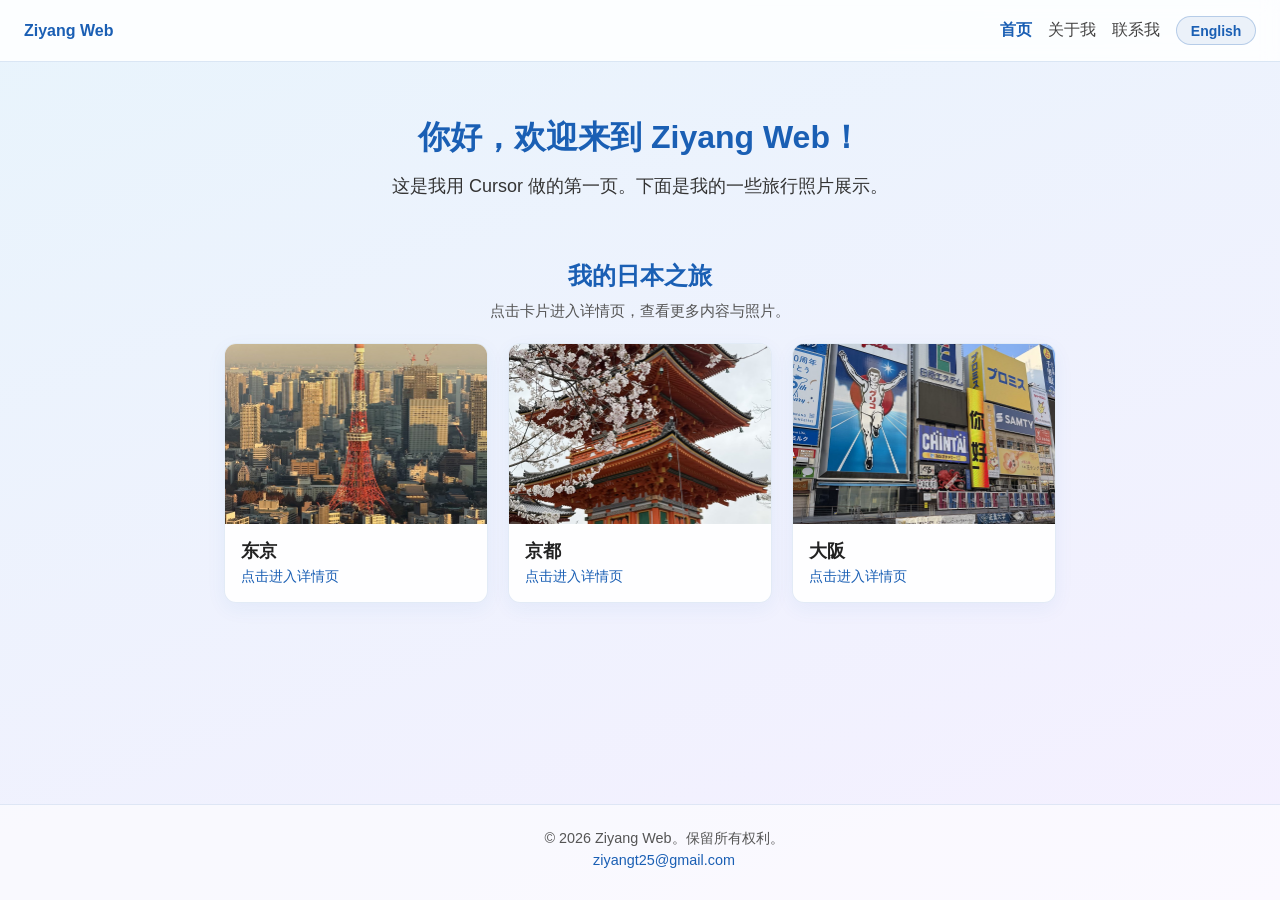
<file: index.html>
<!DOCTYPE html>
<html lang="zh-CN">
<head>
  <meta charset="UTF-8">
  <script>
    (function () {
      if (location.protocol !== "file:") {
        return;
      }
      var page = decodeURIComponent(location.pathname.split("/").pop() || "index.html");
      location.replace("http://127.0.0.1:8765/" + page);
    })();
  </script>
  <title>Ziyang Web</title>
  <link rel="stylesheet" href="style.css?v=4">
</head>
<body data-page-title="page.index.title">
  <nav class="site-nav">
    <a class="nav-brand" href="index.html">Ziyang Web</a>
    <div class="nav-links">
      <a href="index.html" aria-current="page" data-i18n="nav.home">首页</a>
      <a href="about.html" data-i18n="nav.about">关于我</a>
      <a href="contact.html" data-i18n="nav.contact">联系我</a>
      <button type="button" id="lang-toggle" class="lang-toggle" data-i18n="lang.toggle">English</button>
    </div>
  </nav>

  <main class="page page--home">
    <header class="hero">
      <h1 data-i18n="home.hero.title">你好，欢迎来到 Ziyang Web！</h1>
      <p data-i18n="home.hero.subtitle">这是我用 Cursor 做的第一页。下面是我的一些旅行照片展示。</p>
    </header>

    <section class="gallery" aria-labelledby="gallery-title">
      <h2 id="gallery-title" data-i18n="home.gallery.title">我的日本之旅</h2>
      <p class="gallery-hint" data-i18n="home.gallery.hint">点击卡片进入详情页，查看更多内容与照片。</p>
      <div class="gallery-grid">
        <a class="gallery-card gallery-card--link" href="tokyo.html?v=4">
          <img class="gallery-card__cover" src="images/tokyo1.jpg" alt="东京旅行照片" data-i18n-alt="home.card.tokyo.alt">
          <span class="gallery-card__front-text">
            <span class="gallery-card__title" data-i18n="home.card.tokyo.title">东京</span>
            <span class="gallery-card__tap" data-i18n="home.card.tapHint">点击进入详情页</span>
          </span>
        </a>

        <a class="gallery-card gallery-card--link" href="kyoto.html?v=4">
          <img class="gallery-card__cover" src="images/kyoto1.jpg" alt="京都旅行照片" data-i18n-alt="home.card.kyoto.alt">
          <span class="gallery-card__front-text">
            <span class="gallery-card__title" data-i18n="home.card.kyoto.title">京都</span>
            <span class="gallery-card__tap" data-i18n="home.card.tapHint">点击进入详情页</span>
          </span>
        </a>

        <a class="gallery-card gallery-card--link" href="osaka.html?v=4">
          <img class="gallery-card__cover" src="images/osaka1.jpg" alt="大阪旅行照片" data-i18n-alt="home.card.osaka.alt">
          <span class="gallery-card__front-text">
            <span class="gallery-card__title" data-i18n="home.card.osaka.title">大阪</span>
            <span class="gallery-card__tap" data-i18n="home.card.tapHint">点击进入详情页</span>
          </span>
        </a>
      </div>
    </section>
  </main>

  <footer class="site-footer">
    <p>© 2026 Ziyang Web。保留所有权利。</p>
    <p>
      <a href="mailto:ziyangt25@gmail.com">ziyangt25@gmail.com</a>
    </p>
  </footer>

  <script src="translate.js?v=4"></script>
</body>
</html>
</file>
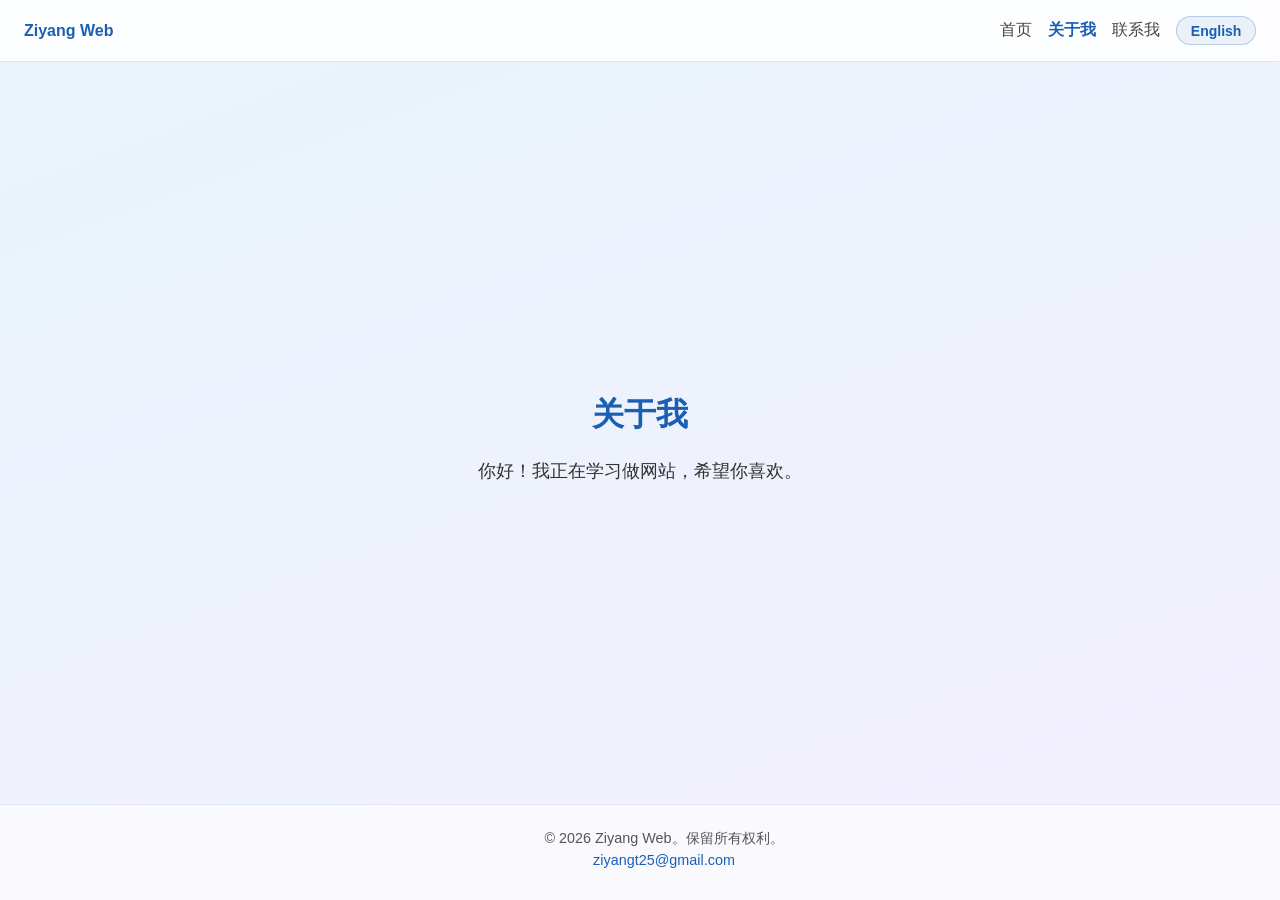
<file: about.html>
<!DOCTYPE html>
<html lang="zh-CN">
<head>
  <meta charset="UTF-8">
  <script>
    (function () {
      if (location.protocol !== "file:") {
        return;
      }
      var page = decodeURIComponent(location.pathname.split("/").pop() || "index.html");
      location.replace("http://127.0.0.1:8765/" + page);
    })();
  </script>
  <title>关于我 - Ziyang Web</title>
  <link rel="stylesheet" href="style.css?v=3">
</head>
<body data-page-title="page.about.title">
  <nav class="site-nav">
    <a class="nav-brand" href="index.html">Ziyang Web</a>
    <div class="nav-links">
      <a href="index.html" data-i18n="nav.home">首页</a>
      <a href="about.html" aria-current="page" data-i18n="nav.about">关于我</a>
      <a href="contact.html" data-i18n="nav.contact">联系我</a>
      <button type="button" id="lang-toggle" class="lang-toggle" data-i18n="lang.toggle">English</button>
    </div>
  </nav>

  <main class="page">
    <h1 data-i18n="about.heading">关于我</h1>
    <p data-i18n="about.body">你好！我正在学习做网站，希望你喜欢。</p>
  </main>

  <footer class="site-footer">
    <p>© 2026 Ziyang Web。保留所有权利。</p>
    <p>
      <a href="mailto:ziyangt25@gmail.com">ziyangt25@gmail.com</a>
    </p>
  </footer>

  <script src="translate.js?v=3"></script>
</body>
</html>
</file>
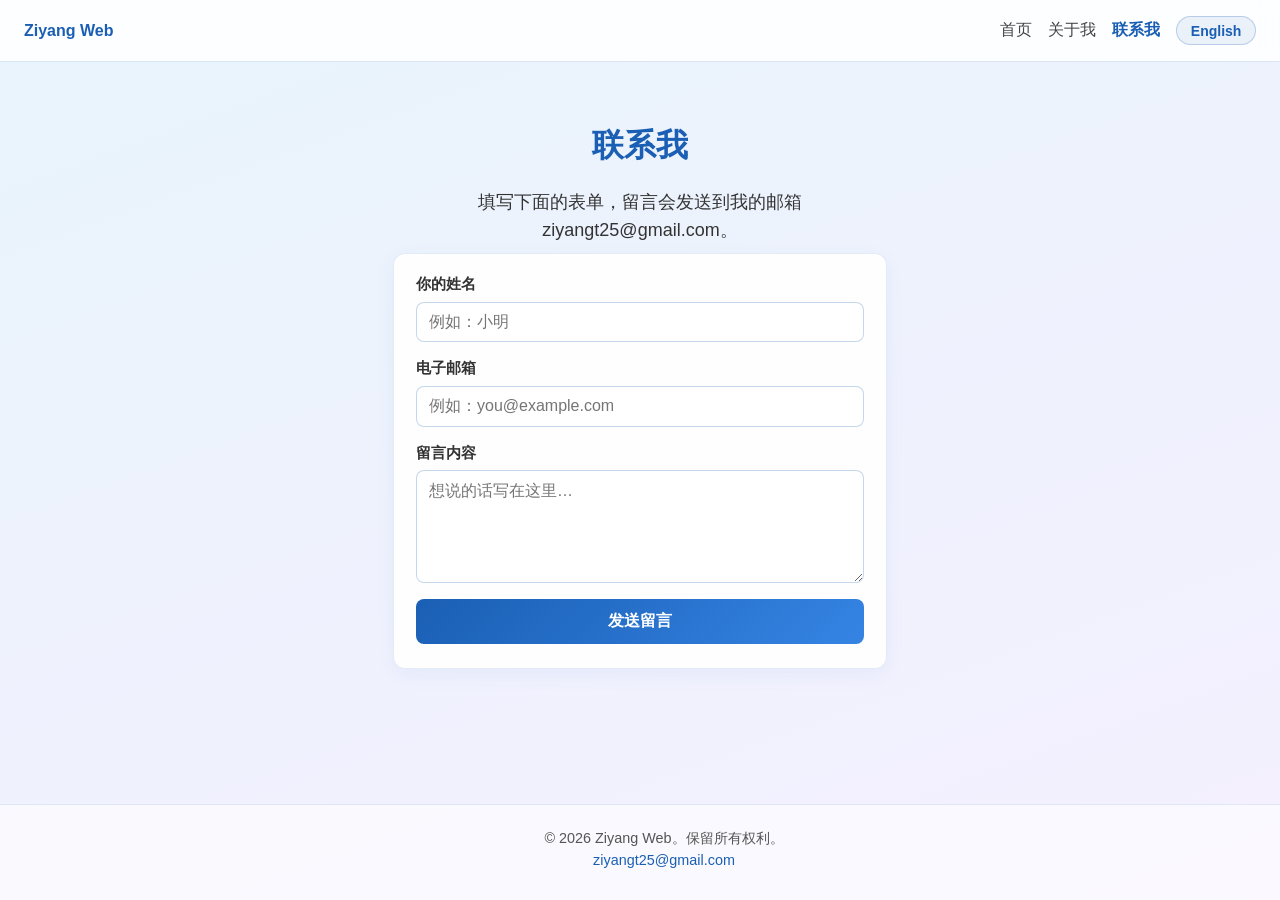
<file: contact.html>
<!DOCTYPE html>
<html lang="zh-CN">
<head>
  <meta charset="UTF-8">
  <script>
    (function () {
      if (location.protocol !== "file:") {
        return;
      }
      var page = decodeURIComponent(location.pathname.split("/").pop() || "index.html");
      location.replace("http://127.0.0.1:8765/" + page);
    })();
  </script>
  <title>联系我 - Ziyang Web</title>
  <link rel="stylesheet" href="style.css?v=4">
</head>
<body data-page-title="page.contact.title">
  <nav class="site-nav">
    <a class="nav-brand" href="index.html">Ziyang Web</a>
    <div class="nav-links">
      <a href="index.html" data-i18n="nav.home">首页</a>
      <a href="about.html" data-i18n="nav.about">关于我</a>
      <a href="contact.html" aria-current="page" data-i18n="nav.contact">联系我</a>
      <button type="button" id="lang-toggle" class="lang-toggle" data-i18n="lang.toggle">English</button>
    </div>
  </nav>

  <main class="page page--form">
    <h1 data-i18n="contact.heading">联系我</h1>
    <p class="form-intro" data-i18n="contact.intro">填写下面的表单。目前是练习版，不会真的发到邮箱。</p>

    <form id="contact-form" class="contact-form" action="#" method="post">
      <label class="form-field">
        <span data-i18n="contact.form.name">你的姓名</span>
        <input type="text" name="name" required data-i18n-placeholder="contact.form.name.placeholder" placeholder="例如：小明">
      </label>

      <label class="form-field">
        <span data-i18n="contact.form.email">电子邮箱</span>
        <input type="email" name="email" required data-i18n-placeholder="contact.form.email.placeholder" placeholder="例如：you@example.com">
      </label>

      <label class="form-field">
        <span data-i18n="contact.form.message">留言内容</span>
        <textarea name="message" rows="5" required data-i18n-placeholder="contact.form.message.placeholder" placeholder="想说的话写在这里…"></textarea>
      </label>

      <button type="submit" class="btn-submit" data-i18n="contact.form.submit">发送留言</button>
    </form>

    <p id="form-success" class="form-success" hidden data-i18n="contact.form.success">
      谢谢！你的留言已发送，我会尽快回复。
    </p>

    <p id="form-error" class="form-error" hidden role="alert"></p>
  </main>

  <footer class="site-footer">
    <p>© 2026 Ziyang Web。保留所有权利。</p>
    <p>
      <a href="mailto:ziyangt25@gmail.com">ziyangt25@gmail.com</a>
    </p>
  </footer>

  <script src="translate.js?v=4"></script>
  <script src="contact-config.js?v=4"></script>
  <script src="contact.js?v=4"></script>
</body>
</html>
</file>
<file: style.css>
/* 整页：背景色、字体、文字默认颜色 */
body {
  margin: 0;
  min-height: 100vh;
  font-family: "PingFang SC", "Microsoft YaHei", sans-serif;
  background: linear-gradient(160deg, #e8f4fc 0%, #f5f0ff 100%);
  color: #333;
  display: flex;
  flex-direction: column;
  box-sizing: border-box;
}

/* 顶部导航栏 */
.site-nav {
  display: flex;
  align-items: center;
  justify-content: space-between;
  gap: 1rem;
  padding: 1rem 1.5rem;
  background: rgba(255, 255, 255, 0.85);
  border-bottom: 1px solid rgba(26, 95, 180, 0.15);
  backdrop-filter: blur(8px);
}

.nav-brand {
  font-weight: 700;
  color: #1a5fb4;
  text-decoration: none;
}

.nav-links {
  display: flex;
  flex-wrap: wrap;
  align-items: center;
  gap: 1rem;
}

.nav-links a {
  color: #444;
  text-decoration: none;
  font-size: 1rem;
}

.nav-links a:hover {
  color: #1a5fb4;
}

.nav-links a[aria-current="page"] {
  color: #1a5fb4;
  font-weight: 600;
}

.lang-toggle {
  font: inherit;
  font-size: 0.875rem;
  font-weight: 600;
  color: #1a5fb4;
  background: rgba(26, 95, 180, 0.08);
  border: 1px solid rgba(26, 95, 180, 0.25);
  border-radius: 999px;
  padding: 0.35rem 0.85rem;
  cursor: pointer;
  transition: background 0.2s ease, border-color 0.2s ease;
}

.lang-toggle:hover {
  background: rgba(26, 95, 180, 0.15);
  border-color: rgba(26, 95, 180, 0.4);
}

.lang-toggle:focus-visible {
  outline: 3px solid rgba(26, 95, 180, 0.35);
  outline-offset: 2px;
}

/* 中间正文区域 */
.page {
  flex: 1;
  display: flex;
  flex-direction: column;
  align-items: center;
  justify-content: center;
  padding: 2rem;
  text-align: center;
}

.page h1 {
  color: #1a5fb4;
  font-size: 2rem;
  margin-bottom: 0.75rem;
}

.page p {
  font-size: 1.125rem;
  line-height: 1.6;
  max-width: 32rem;
  margin: 0.5rem 0;
}

/* 首页：欢迎区 + 作品展示 */
.page--home {
  justify-content: flex-start;
  padding-top: 2rem;
  padding-bottom: 3rem;
  width: 100%;
  max-width: 56rem;
  margin: 0 auto;
  box-sizing: border-box;
}

.hero {
  margin-bottom: 2rem;
}

.gallery {
  width: 100%;
  text-align: center;
}

.gallery h2 {
  color: #1a5fb4;
  font-size: 1.5rem;
  margin-bottom: 0.5rem;
}

.page--home .gallery .gallery-hint {
  display: block;
  width: 100%;
  max-width: 36rem;
  margin-left: auto;
  margin-right: auto;
  margin-top: 0;
  margin-bottom: 1.25rem;
  text-align: center;
  font-size: 0.95rem;
  color: #555;
  line-height: 1.5;
}

.gallery-grid {
  display: grid;
  grid-template-columns: repeat(auto-fit, minmax(260px, 1fr));
  gap: 1.25rem;
  text-align: left;
  align-items: start;
}

.gallery-card {
  background: rgba(255, 255, 255, 0.92);
  border-radius: 12px;
  overflow: hidden;
  border: 1px solid rgba(26, 95, 180, 0.12);
  box-shadow: 0 6px 20px rgba(26, 95, 180, 0.06);
  transition: box-shadow 0.25s ease, transform 0.25s ease;
}

.gallery-card--link {
  display: block;
  text-decoration: none;
  color: inherit;
}

.gallery-card--link:hover {
  box-shadow: 0 10px 26px rgba(26, 95, 180, 0.14);
  transform: translateY(-2px);
}

.gallery-card__cover {
  display: block;
  width: 100%;
  height: 180px;
  object-fit: cover;
  background: #e8eef5;
  transition: transform 0.45s ease;
}

.gallery-card--link:hover .gallery-card__cover {
  transform: scale(1.05);
}

.gallery-card__front-text {
  display: flex;
  flex-direction: column;
  gap: 0.25rem;
  padding: 0.85rem 1rem 1rem;
}

.gallery-card__title {
  font-size: 1.15rem;
  font-weight: 700;
  color: #222;
}

.gallery-card__tap {
  font-size: 0.88rem;
  color: #1a5fb4;
}

.gallery-card__tags {
  display: flex;
  flex-wrap: wrap;
  gap: 0.4rem;
  margin: 0;
  padding: 0;
  list-style: none;
}

.gallery-card__tags li {
  font-size: 0.78rem;
  color: #1a5fb4;
  background: rgba(26, 95, 180, 0.1);
  border: 1px solid rgba(26, 95, 180, 0.2);
  border-radius: 999px;
  padding: 0.2rem 0.55rem;
}

/* 城市详情页 */
.page--trip {
  justify-content: flex-start;
  padding-top: 2rem;
  max-width: 40rem;
  width: 100%;
  margin: 0 auto;
  align-items: center;
  text-align: center;
}

.trip-back {
  align-self: flex-start;
  margin-bottom: 1.25rem;
  padding: 0.55rem 1.25rem;
  font-size: 0.95rem;
  font-weight: 700;
  color: #fff;
  text-decoration: none;
  background: linear-gradient(135deg, #1a5fb4 0%, #3584e4 100%);
  border: 2px solid #155a9e;
  border-radius: 999px;
  box-shadow: 0 4px 14px rgba(26, 95, 180, 0.35);
  transition: transform 0.2s ease, box-shadow 0.2s ease, background 0.2s ease;
}

.trip-back:hover {
  text-decoration: none;
  transform: translateY(-1px);
  box-shadow: 0 6px 18px rgba(26, 95, 180, 0.42);
  background: linear-gradient(135deg, #155a9e 0%, #1a5fb4 100%);
}

.trip-back:focus-visible {
  outline: 3px solid rgba(26, 95, 180, 0.45);
  outline-offset: 3px;
}

.trip-highlight {
  font-weight: 600;
  color: #1a5fb4;
}

.trip-detail {
  color: #444;
}

.trip-tags {
  justify-content: center;
  margin: 1rem 0 1.5rem;
}

.trip-photos {
  width: 100%;
  text-align: center;
}

.trip-photos h2 {
  font-size: 1.25rem;
  color: #1a5fb4;
  margin-bottom: 0.5rem;
}

.page--trip .trip-photos-hint {
  margin: 0 auto 1rem;
  max-width: 100%;
  text-align: center;
  font-size: 0.92rem;
  color: #666;
}

.trip-photos__grid {
  display: grid;
  grid-template-columns: repeat(2, minmax(0, 1fr));
  gap: 1rem;
  align-items: stretch;
}

.trip-photos__grid--four {
  max-width: 36rem;
  margin: 0 auto;
}

.photo-item {
  margin: 0;
  display: flex;
  flex-direction: column;
  min-width: 0;
}

.trip-photos__grid figure {
  margin: 0;
}

.photo-item__open {
  display: block;
  width: 100%;
  aspect-ratio: 4 / 3;
  padding: 0;
  border: none;
  background: none;
  border-radius: 10px;
  overflow: hidden;
  line-height: 0;
  cursor: zoom-in;
  position: relative;
  z-index: 1;
  -webkit-tap-highlight-color: transparent;
}

.photo-item__open img {
  display: block;
  width: 100%;
  height: 100%;
  object-fit: cover;
  border-radius: 10px;
  border: 1px solid rgba(26, 95, 180, 0.12);
  transition: transform 0.35s cubic-bezier(0.22, 1, 0.36, 1),
    box-shadow 0.35s cubic-bezier(0.22, 1, 0.36, 1);
}

.photo-item__open:hover img,
.photo-item__open:focus-visible img {
  transform: scale(1.04);
  box-shadow: 0 8px 22px rgba(26, 95, 180, 0.22);
}

.photo-item__open:focus-visible {
  outline: 3px solid rgba(26, 95, 180, 0.35);
  outline-offset: 3px;
}

.trip-photos__grid figcaption {
  margin-top: 0.4rem;
  font-size: 0.85rem;
  color: #666;
}

/* 联系表单页 */
.page--form {
  justify-content: flex-start;
  padding-top: 2.5rem;
}

.form-intro {
  margin-bottom: 1.5rem;
}

.contact-form {
  width: 100%;
  max-width: 28rem;
  text-align: left;
  background: rgba(255, 255, 255, 0.92);
  border: 1px solid rgba(26, 95, 180, 0.12);
  border-radius: 12px;
  padding: 1.25rem 1.35rem 1.5rem;
  box-shadow: 0 6px 20px rgba(26, 95, 180, 0.06);
}

.form-field {
  display: flex;
  flex-direction: column;
  gap: 0.4rem;
  margin-bottom: 1rem;
}

.form-field span {
  font-size: 0.95rem;
  font-weight: 600;
  color: #333;
}

.form-field input,
.form-field textarea {
  font: inherit;
  font-size: 1rem;
  padding: 0.65rem 0.75rem;
  border: 1px solid rgba(26, 95, 180, 0.25);
  border-radius: 8px;
  background: #fff;
  color: #333;
  box-sizing: border-box;
  width: 100%;
}

.form-field input:focus,
.form-field textarea:focus {
  outline: none;
  border-color: #1a5fb4;
  box-shadow: 0 0 0 3px rgba(26, 95, 180, 0.15);
}

.btn-submit {
  display: block;
  width: 100%;
  margin-top: 0.5rem;
  padding: 0.75rem 1rem;
  font: inherit;
  font-size: 1rem;
  font-weight: 600;
  color: #fff;
  background: linear-gradient(135deg, #1a5fb4 0%, #3584e4 100%);
  border: none;
  border-radius: 8px;
  cursor: pointer;
  transition: transform 0.2s ease, box-shadow 0.2s ease;
}

.btn-submit:hover {
  transform: translateY(-1px);
  box-shadow: 0 4px 14px rgba(26, 95, 180, 0.35);
}

.btn-submit:disabled {
  opacity: 0.7;
  cursor: wait;
  transform: none;
  box-shadow: none;
}

.form-success {
  margin-top: 1.5rem;
  padding: 1rem 1.25rem;
  max-width: 28rem;
  background: rgba(26, 95, 180, 0.08);
  border: 1px solid rgba(26, 95, 180, 0.2);
  border-radius: 10px;
  color: #1a5fb4;
  font-weight: 600;
}

.form-error {
  margin-top: 1rem;
  padding: 1rem 1.25rem;
  max-width: 28rem;
  background: rgba(192, 57, 43, 0.08);
  border: 1px solid rgba(192, 57, 43, 0.25);
  border-radius: 10px;
  color: #c0392b;
  line-height: 1.5;
}

/* 页脚 */
.site-footer {
  width: 100%;
  padding: 1.25rem 1.5rem 1.75rem;
  text-align: center;
  background: rgba(255, 255, 255, 0.6);
  border-top: 1px solid rgba(26, 95, 180, 0.12);
}

.site-footer p {
  margin: 0.25rem 0;
  font-size: 0.9rem;
  color: #555;
  max-width: none;
}

.site-footer a {
  color: #1a5fb4;
  text-decoration: none;
}

.site-footer a:hover {
  text-decoration: underline;
}

/* 照片放大层 */
.photo-viewer {
  position: fixed;
  inset: 0;
  z-index: 9999;
  display: flex;
  flex-direction: column;
  align-items: center;
  justify-content: center;
  gap: 0.75rem;
  padding: 1.5rem;
  box-sizing: border-box;
  background: rgba(15, 25, 40, 0.82);
  animation: photoViewerFadeIn 0.35s ease;
}

.photo-viewer[hidden] {
  display: none !important;
}

.photo-viewer__close {
  align-self: flex-end;
  font: inherit;
  font-size: 0.875rem;
  font-weight: 600;
  color: #fff;
  background: rgba(255, 255, 255, 0.15);
  border: 1px solid rgba(255, 255, 255, 0.35);
  border-radius: 999px;
  padding: 0.45rem 0.95rem;
  cursor: pointer;
}

.photo-viewer__stage {
  display: flex;
  align-items: center;
  justify-content: center;
  gap: 1rem;
  width: min(96vw, 62rem);
}

.photo-viewer__nav {
  flex-shrink: 0;
  width: 2.75rem;
  height: 2.75rem;
  padding: 0;
  font-size: 1.75rem;
  line-height: 1;
  color: #fff;
  background: rgba(255, 255, 255, 0.15);
  border: 1px solid rgba(255, 255, 255, 0.35);
  border-radius: 50%;
  cursor: pointer;
  transition: background 0.2s ease, transform 0.2s ease;
}

.photo-viewer__nav[hidden] {
  display: inline-flex;
  align-items: center;
  justify-content: center;
  visibility: hidden;
  pointer-events: none;
}

.photo-viewer__nav:hover {
  background: rgba(255, 255, 255, 0.28);
  transform: scale(1.05);
}

.photo-viewer__img {
  display: block;
  flex: 1;
  width: 100%;
  max-width: min(82vw, 52rem);
  max-height: calc(90vh - 4rem);
  object-fit: contain;
  border-radius: 10px;
  box-shadow: 0 12px 40px rgba(0, 0, 0, 0.35);
  animation: photoViewerZoomIn 0.4s cubic-bezier(0.22, 1, 0.36, 1);
}

.photo-viewer__caption {
  margin: 0;
  color: #fff;
  font-size: 0.95rem;
  text-align: center;
}

@keyframes photoViewerFadeIn {
  from { opacity: 0; }
  to { opacity: 1; }
}

@keyframes photoViewerZoomIn {
  from { transform: scale(0.92); opacity: 0; }
  to { transform: scale(1); opacity: 1; }
}

@media (max-width: 520px) {
  .trip-photos__grid {
    grid-template-columns: 1fr;
  }

  .nav-links {
    gap: 0.75rem;
  }

  .photo-viewer {
    padding: 1rem;
  }

  .photo-viewer__stage {
    gap: 0.5rem;
  }

  .photo-viewer__nav {
    width: 2.25rem;
    height: 2.25rem;
    font-size: 1.4rem;
  }
}
</file>
